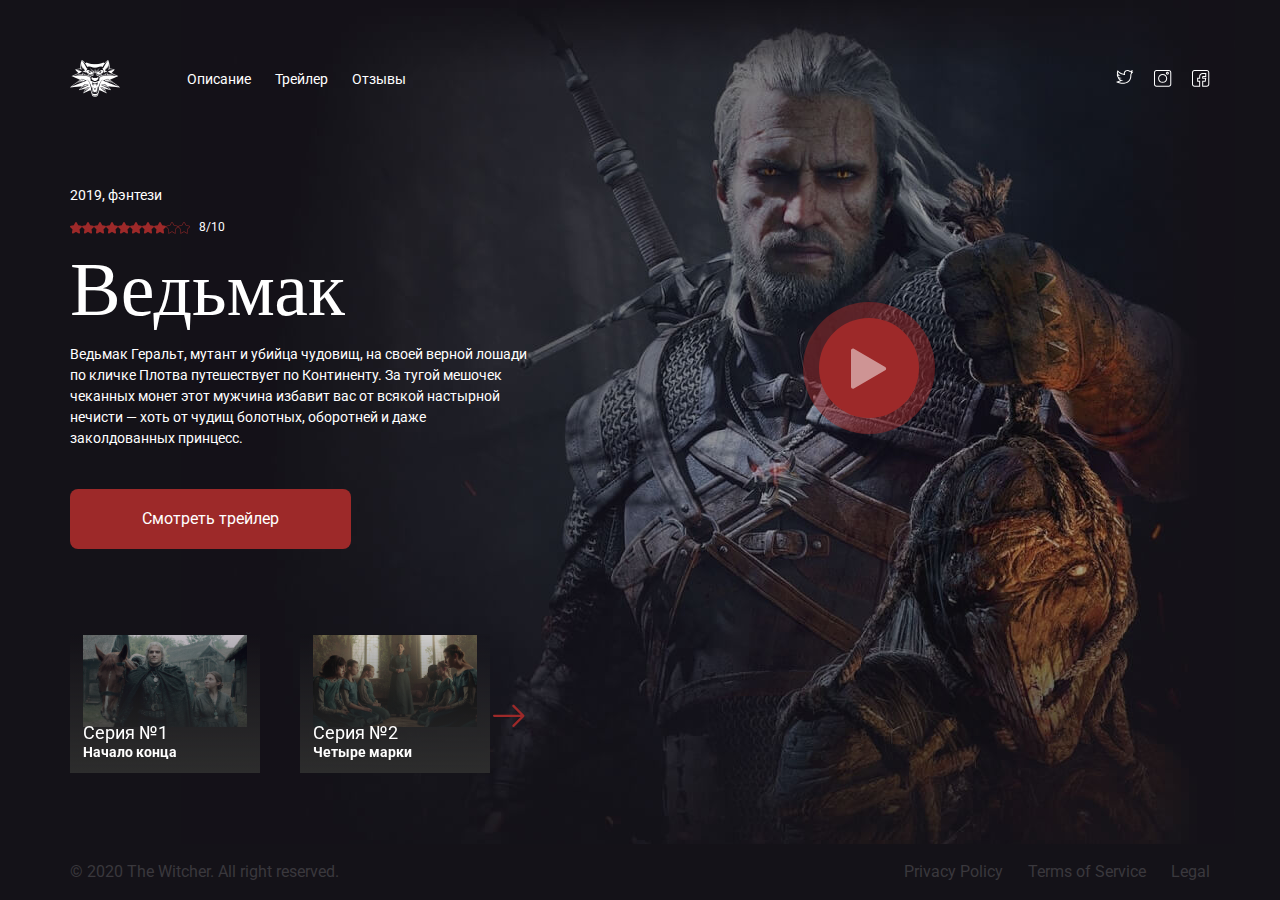
<file: index.html>
<!doctype html>
<html lang="ru">

<head>
  <meta charset="UTF-8">
  <meta name="viewport" content="width=device-width, user-scalable=no, initial-scale=1.0, maximum-scale=1.0, minimum-scale=1.0">
  <meta http-equiv="X-UA-Compatible" content="ie=edge">
  <title></title>


  <link href="https://fonts.googleapis.com/css?family=Roboto:400,700&display=swap&subset=cyrillic-ext" rel="stylesheet">
  <link rel="stylesheet" href="./css/reset.css">
  <link rel="stylesheet" href="./plugins/swiper/swiper.min.css">
  <link rel="stylesheet" href="./css/animate.css">
  <link rel="stylesheet" href="./css/style.css">

  <script src="./plugins/swiper/swiper.min.js" defer></script>
  <script src="./plugins/youtube-modal/index.js" defer></script>
  <script src="./js/main.js" defer></script>

</head>

<body >
  <div class="app"></div>
</body>
</html>
</file>
<file: css/style.css>
html {
    --sub-color: #9D2929;
    overflow-x: hidden;
}

img {
    max-width: 100%;
    height: auto;
}

  /* Чтобы не было глюка при адаптации */
body{
    position: relative;
    overflow-x: hidden;
}

.body-app {
    background-color: #141218;
    font-family: 'Roboto', sans-serif;
    color: #FFFFFF;
    min-height: 100vh;
    display: flex;
    flex-direction: column;
    background-repeat: no-repeat;
    background-position: top right 20%;
}

.container {
    width: 95%;
    max-width: 1140px;
    margin: auto;

}

.header {
    display: flex;
    align-items: center;
    justify-content: space-between;
    padding-top: 60px;
    margin-bottom: 90px;
    z-index: 99;
}

.logo {
    height: 37px;
}

.menu-list {
    margin-right: auto;
    margin-left: 67px;
}

.menu-link {
    font-size: 14px;
    line-height: 16px;
    color: inherit;
    text-decoration: none;
    margin-right: 24px;
}

.social {
    display: flex;
    gap: 20px;
}

.social-link {
    display: block;
    max-width: 18px;
    text-decoration: none;
}

.social-link img {
    display: block;
    width: 100%;
}

.genre {
    font-size: 14px;
    line-height: 16px;
    margin-bottom: 16px;
    display: block;
    animation-delay: 0.1s;
}

.rating {
    display: flex;
    align-items: center;
    margin-bottom: 10px;
    animation-delay: 0.3s;
}

.rating-number {
    font-size: 12px;
    line-height: 14px;
    margin-left: 9px;
}

.main-title {
    font-size: 76px;
    line-height: 89px;
    font-family: serif;
    margin-bottom: 10px;
    animation-delay: 0.5s;
}

.main-description {
    max-width: 458px;
    font-size: 14px;
    line-height: 150%;
    margin-bottom: 40px;
    animation-delay: 0.7s;
}

.main-content {
    display: flex;
    align-items: center;
    margin-bottom: 85px;
}

.button {
    display: inline-block;
    background-color: var(--sub-color);
    border-radius: 8px;
    color: #FFFFFF;
    border: none;
    padding: 22px 72px;
    text-decoration: none;
    animation-delay: 1s;
}

.button:active {
    color: #fff;
}

.play {
    display: flex;
    align-items: center;
    justify-content: center;
    background: var(--sub-color);
    width: 100px;
    height: 100px;
    border-radius: 50%;
    border: none;
    position: relative;
    margin: auto;
}

.play:before {
    content: '';
    width: 132px;
    height: 132px;
    background: var(--sub-color);
    opacity: 0.5;
    position: absolute;
    border-radius: 50%;
    left: -16px;
    top: -16px;
    animation: pulse 0.5s ease-in-out 0.5s infinite;
}

.play-img {
    position: relative;
    transform: translateX(5px);
}

.series {
    display: flex;
    align-items: center;
    margin-bottom: 60px;
    position: relative;
    max-width: 420px;
}

.card {
    position: relative;
    margin-right: 30px;
    width: 164px;
    height: 113.41px;
    border-radius: 8px;
    display: flex;
    flex-direction: column;
    justify-content: flex-end;
    padding: 13px;
}

.card:after {
    content: '';
    position: absolute;
    top: 0;
    right: 0;
    bottom: 0;
    left: 0;
    z-index: 25;
    background: linear-gradient(180deg, rgba(20, 18, 24, 0.2) 0%, #2D2D2D 100%);

}

.card-img {
    position: absolute;
    width: 100%;
    height: 100%;
    object-fit: cover;
    top: 0;
    left: 0;
    right: 0;
    bottom: 0;
}

.card-description {
    position: relative;
    z-index: 50;
    color: #fff;
}

.card-subtitle {
    font-size: 18px;
    line-height: 12px;
    margin-bottom: 5px;
}

.card-title {
    font-weight: bold;
    font-size: 14px;
    line-height: 16px;
}

.arrow {
    width: 32px;
    height: 23px;
    border: none;
    background-image: url('../images/svg/arrow.svg');
    background-repeat: no-repeat;
    background-position: center;
    background-color: transparent;
    position: absolute;
    top: 50%;
    right: -35px;
}

.swiper-container {
    max-width: 420px;
    margin-left: 0px;
}

.footer {
    background-color: #141218;
    padding: 20px 0;
    margin-top: auto;
}

.footer-content {
    display: flex;
    align-items: center;
    justify-content: space-between;
}

.footer-link {
    text-decoration: none;
    color: #3A383D;
    margin-left: 25px;
}

.copyright {
    color: #3A383D;
}

.menu-button {
    display: none;
    z-index: 100;
}

@media (max-width: 760px) {
    .play {
        display: none;
    }

    .footer-content {
        flex-direction: column;
        align-items: flex-start;
    }

    .copyright {
        display: block;
        margin-bottom: 8px;
    }

    .footer-link:first-child {
        margin-left: 0;
    }
}

@media (max-width: 540px) {
    .menu-button {
        display: block;
        position: absolute;
        right: 35px;
        top: 40px;
        width: 30px;
        height: 2px;
        background-color: #fff;
        border: none;
        cursor: pointer;
    }

    .menu-button:before {
        content: '';
        display: block;
        position: absolute;
        top: 0px;
        left: 0px;
        width: 30px;
        height: 2px;
        background-color: #fff;
        margin-top: -7px;
        transition: transform 0.2s;
    }

    .menu-button:after {
        content: '';
        display: block;
        position: absolute;
        top: 0px;
        left: 0px;
        width: 30px;
        height: 2px;
        background-color: #fff;
        margin-top: 7px;
        transition: transform 0.2s;
    }

    .menu-button-active {
        height: 0;
        background: transparent;
    }

    .menu-button-active:before {
        transform: rotate(45deg);
        margin-top: 0;
    }

    .menu-button-active:after {
        transform: rotate(-45deg);
        margin-top: 0;
    }

    .header {
        display: none;
        flex-direction: column;
        position: fixed;
        right: 0;
        top: 0;
        background-color: #0d0c0c;
        width: 213px;
        padding-bottom: 100%;
    }

    .header-active {
        display: flex;
    }

    .logo {
        margin-bottom: 25px;

    }

    .menu-list {
        margin: auto;
        order: 2;
        display: flex;
        flex-direction: column;
        align-items: center;
    }

    .menu-link {
        margin-right: 0;
        margin-bottom: 17px;
    }

    .social {
        order: 1;
        margin-bottom: 22px;
    }

    .social-link:first-child {
        margin-left: 0;
    }

    .swiper-container {
        width: 80%;
    }

    .main-content {
        margin-top: 196px;
    }

    .main-title {
        font-size: 56px;
    }

    .series {
        max-width: 210px;
    }
}
</file>
